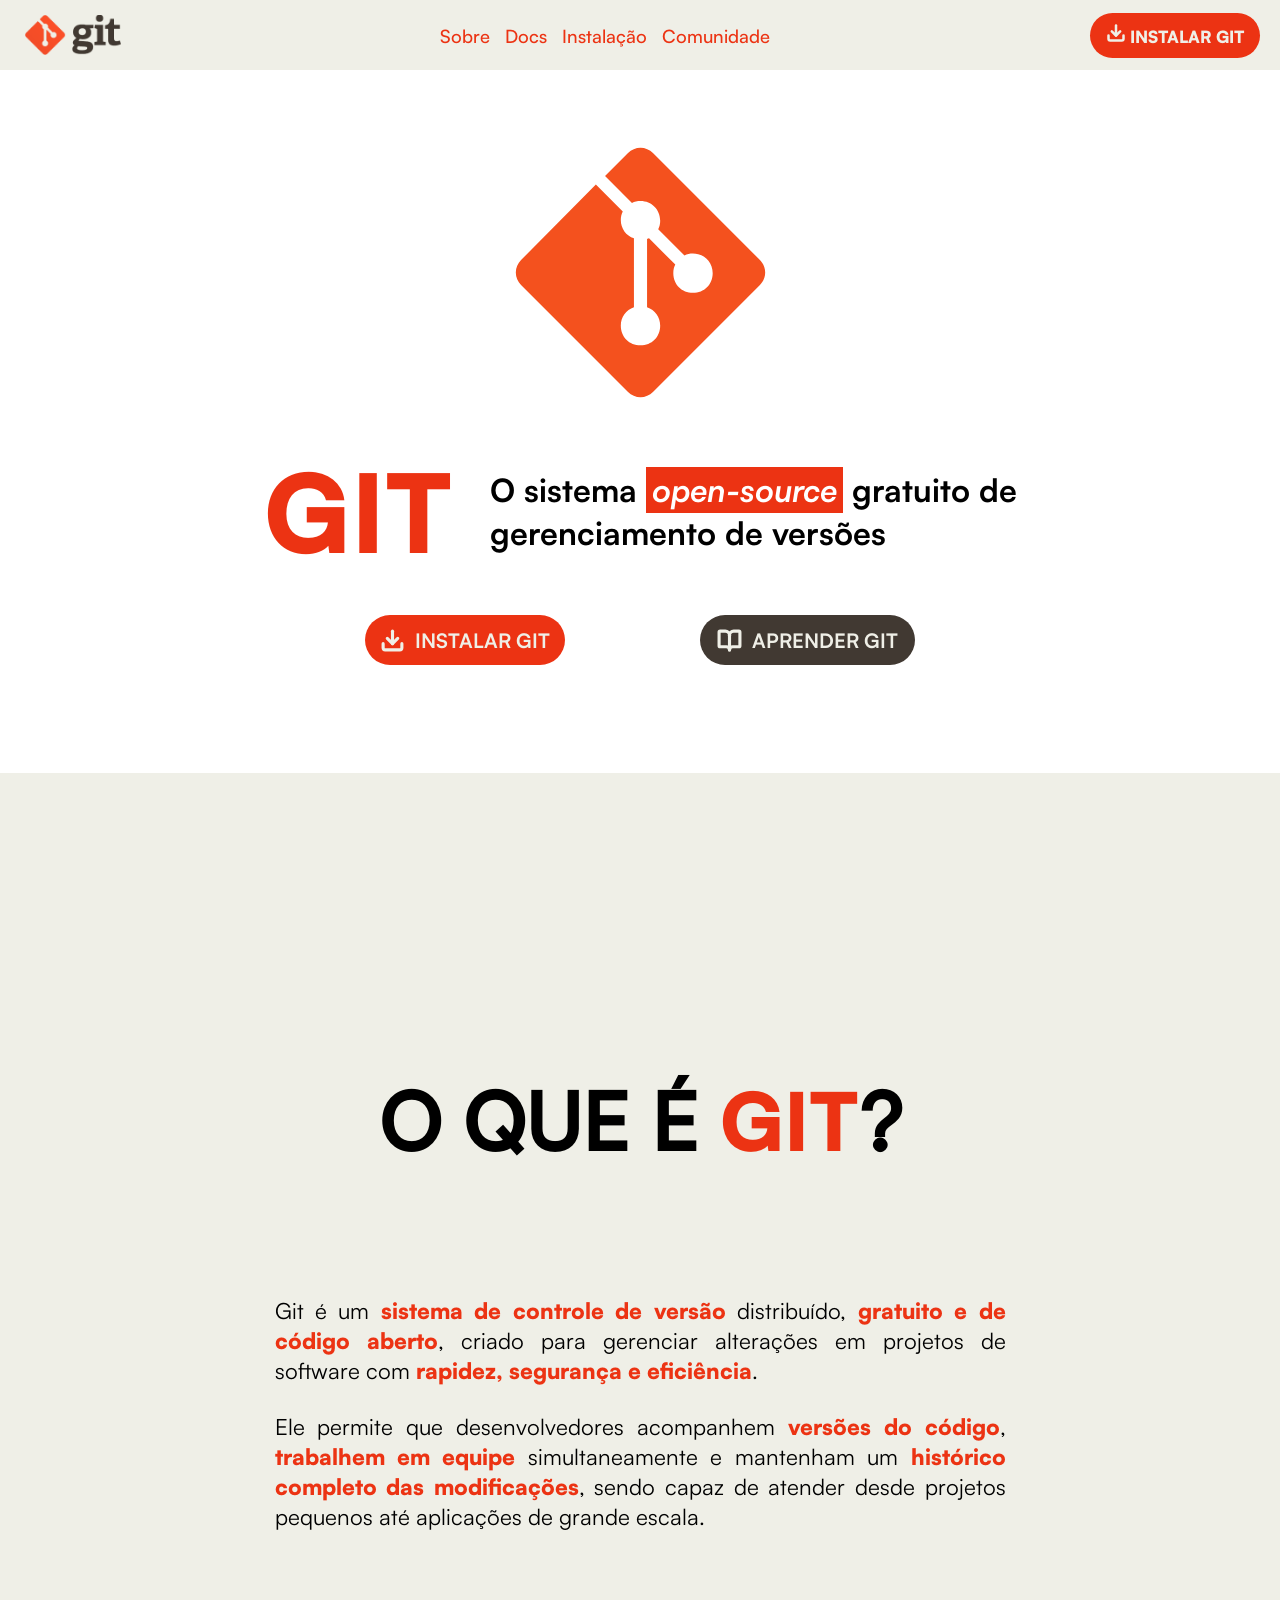
<file: index.html>
<!DOCTYPE html>
<html lang="pt-BR">
<head>
    <meta charset="UTF-8">
    <meta name="viewport" content="width=device-width, initial-scale=1.0">
    <link rel="shortcut icon" href="favicon.ico" type="image/x-icon">
    <link rel="stylesheet" href="./css/style.css">
    <link rel="stylesheet" href="./css/satoshi.css">
    <title>Git | Documentação Aprimorada</title>
</head>
<body>
    <!-- == Menu == -->
    <nav>
        <!-- Ícone -->
        <a href="#">
            <img src="assets/images/git-logogotipo.png" alt="Ícone do Git" id="nav-git-icon">
        </a>
        <!-- Links -->
        <div class="links-pages">
            <a href="pages/about.html" class="nav-links">
                Sobre
            </a>
            <a href="pages/docs.html" class="nav-links">
                Docs
            </a>
            <a href="pages/install.html" class="nav-links">
                Instalação
            </a>
            <a href="pages/community.html" class="nav-links">
                Comunidade
            </a>
        </div>
        <!-- Botão INSTALAR -->
        <a href="pages/install.html" class="link-install">
            <button class="nav-btn-install">
                <img src="assets/icons/download-strong-icon.svg" alt="Ícone de Download" id="btn-download-icon">
                INSTALAR GIT
            </button>
        </a>
    </nav>
    <!-- == Hero == -->
    <header>
        <!-- Ícone do Git -->
        <img src="assets/images/git.svg" alt="Ícone do Git" id="header-git-icon">
        <!-- Seção dos Títulos -->
        <div class="textbox-header">
            <h1>GIT</h1>
            <h2>O sistema <span>open-source</span> gratuito de <br> gerenciamento de versões</h2>
        </div>
        <!-- Grupo de botões -->
        <div class="header-btn-group">
            <!-- Botão INSTALAR -->
            <a href="pages/install.html" class="header-links">
                <button id="header-download-btn">
                    <img src="assets/icons/download-strong-icon.svg" alt="Ícone de Download" class="icons-header">
                    INSTALAR GIT
                </button>
            </a>
            <!-- Botão APRENDER -->
            <a href="pages/docs.html" class="header-links">
                <button id="header-learn-btn">
                    <img src="assets/icons/docs-icon.svg" alt="Ícone de Download" id="header-icon" class="icons-header">
                    APRENDER GIT
                </button>
            </a>
        </div>
    </header>
    <!-- == Seção "O que é o Git?" == -->
    <section id="o-que-e-git">
        <div id="main-content">
            <h2>O QUE É <span class="title-destaque">GIT</span>?</h2>
            <p>Git é um <span class="p-destaque">sistema de controle de versão</span> distribuído, <span class="p-destaque">gratuito e de código aberto</span>, criado para gerenciar alterações em projetos de software com <span class="p-destaque">rapidez, segurança e eficiência</span>.</p>
            <br>
            <p>Ele permite que desenvolvedores acompanhem <span class="p-destaque">versões do código</span>, <span class="p-destaque">trabalhem em equipe</span> simultaneamente e mantenham um <span class="p-destaque">histórico completo das modificações</span>, sendo capaz de atender desde projetos pequenos até aplicações de grande escala.</p></p>
        </div>
    </section>
</body>
</html>
</file>
<file: css/style.css>
/* Paleta de Cores */
:root{
    --primary-color: #ec3313;
    --secondary-color: #FFFFFF;
    --tertiary-color: #413932;
}

/* Reset */
*{
    margin: 0;
    padding: 0;
    box-sizing: border-box;
}

a{
    text-decoration: none;
}

/* Menu */
nav{
    font-family: 'Satoshi-Regular';
    background-color: #EFEFE7;
    padding: 10px;
    display: flex;
    flex-direction: row;
    justify-content: space-between;
    align-items: center;
    gap: 20px;
}

/* Git Logo */
#nav-git-icon{
    height: 40px;
    width: auto;
    margin: 5px 0 0 15px;
}

/* Menu dos Links para as páginas */
.nav-links{
    position: relative;
    text-decoration: none;
    color: var(--primary-color);
    font-family: Satoshi-Medium;
    font-size: 1.15rem;
    padding: 5px;

    transition: all 0.15s ease-in;
}

.nav-links::after{
    content: '';
    position: absolute;
    left: 0;
    bottom: 0;
    width: 0;
    height: 2px;
    background-color: #ec3313;
    transition: width 0.2s ease-out;
}

.nav-links:hover{
    font-size: 1.2rem;
}

.nav-links:hover::after{
    width: 100%;
}

/* Botão para a página da instalação */
.nav-btn-install{
    margin: 0 10px 0 0;
    height: 45px;
    width: 170px;
    border: none;
    border-radius: 40px;
    background-color: #ec3313;
    color: #EFEFE7;
    cursor: pointer;

    text-align: center;
    transition: all 0.5s ease;

    font-family: 'Satoshi-Black';
    font-size: 1.05rem;
}

.nav-btn-install:hover{
    border-radius: 18px;
}


/* == Hero/Header == */
header{
    font-family: 'Satoshi-Regular';

    display: flex;
    flex-direction: column;
    justify-content: center;
    align-items: center;
}

#header-git-icon{
    height: 35vh;
    width: auto;
    margin: 5vh 0 1vh 0;
}

.textbox-header{
    display: flex;
    flex-direction: row;
    justify-content: space-between;
    align-items: center;
    gap: 20px;
    margin-bottom:30px;
}

.textbox-header h1{
    font-family: 'Satoshi-Black';
    font-size: 6.75rem;
    color: #ec3313;
}

.textbox-header h2{
    font-family: 'Satoshi-Bold';
    font-size: 2rem;
    margin: 0 0 0 2vh;
}

.textbox-header h2 span{
    font-family: 'Satoshi-BoldItalic';
    background-color: #ec3313;
    padding: 3px 6px 3px 6px;
    color: #FFFFFF;
}

.header-btn-group{
    display: flex;
    flex-direction: row;
    justify-content: space-between;
    justify-items: center;
    gap: 15vh;
}

#header-download-btn{
    font-family: 'Satoshi-Bold';
    font-size: 1.25rem;

    height: 50px;
    width: 200px;
    border: none;
    border-radius: 30px;
    background-color: #ec3313;
    color: #EFEFE7;

    cursor: pointer;

    display: flex;
    justify-content: center;
    align-items: center;
    gap: 10px;
}

#header-learn-btn{
    font-family: 'Satoshi-Bold';
    font-size: 1.25rem;

    height: 50px;
    width: 215px;
    border: none;
    border-radius: 30px;
    background-color: #413932;
    color: #EFEFE7;

    cursor: pointer;

    display: flex;
    justify-content: center;
    align-items: center;
    gap: 10px;
}

.icons-header{
    height: 25px;
    width: 25px;
}

/* Seção "What is Git" */
#o-que-e-git{
    background-color: #EFEFE7;
    margin-top: 12vh;
    padding: 0.5vh ;
}

#main-content{
    margin: 27vh 30vh 25vh 30vh;

    display: flex;
    flex-direction: column;
    justify-content: center;
    align-items: center;
    gap: 4px;
}

#main-content h2{
    font-family: 'Satoshi-Medium';
    font-size: 5rem;
    margin: 5vh 0 13vh 0;
}

.title-destaque{
    color: #ec3313;
    font-family: 'Satoshi-Black';
}

#main-content p{
    font-family: 'Satoshi-Regular';
    font-size: 1.4rem;
    text-align: justify;
}

.p-destaque{
    font-family: 'Satoshi-Black';
    color: #ec3313;
}
</file>
<file: css/satoshi.css>
@font-face {
  font-family: 'Satoshi-Light';
  src: url('../assets/fonts/Satoshi/Light/') format('woff2'),
       url('../assets/fonts/Satoshi/Light/Satoshi-Light.woff') format('woff'),
       url('../assets/fonts/Satoshi/Light/Satoshi-Light.ttf') format('truetype');
  font-weight: 300;
  font-display: swap;
  font-style: normal;
}

@font-face {
  font-family: 'Satoshi-LightItalic';
  src: url('../assets/fonts/Satoshi/LightItalic/') format('woff2'),
       url('../assets/fonts/Satoshi/LightItalic/Satoshi-LightItalic.woff') format('woff'),
       url('../assets/fonts/Satoshi/LightItalic/Satoshi-LightItalic.ttf') format('truetype');
  font-weight: 300;
  font-display: swap;
  font-style: italic;
}

@font-face {
  font-family: 'Satoshi-Regular';
  src: url('../assets/fonts/Satoshi/Regular/Satoshi-Regular.woff2') format('woff2'),
       url('../assets/fonts/Satoshi/Regular/Satoshi-Regular.woff') format('woff'),
       url('../assets/fonts/Satoshi/Regular/Satoshi-Regular.ttf') format('truetype');
  font-weight: 400;
  font-display: swap;
  font-style: normal;
}

@font-face {
  font-family: 'Satoshi-Italic';
  src: url('../assets/fonts/Satoshi/Italic/Satoshi-Italic.woff2') format('woff2'),
       url('../assets/fonts/Satoshi/Italic/Satoshi-Italic.woff') format('woff'),
       url('../assets/fonts/Satoshi/Italic/Satoshi-Italic.ttf') format('truetype');
  font-weight: 400;
  font-display: swap;
  font-style: italic;
}

@font-face {
  font-family: 'Satoshi-Medium';
  src: url('../assets/fonts/Satoshi/Medium/Satoshi-Medium.woff2') format('woff2'),
       url('../assets/fonts/Satoshi/Medium/Satoshi-Medium.woff') format('woff'),
       url('../assets/fonts/Satoshi/Medium/Satoshi-Medium.ttf') format('truetype');
  font-weight: 500;
  font-display: swap;
  font-style: normal;
}

@font-face {
  font-family: 'Satoshi-MediumItalic';
  src: url('../assets/fonts/Satoshi/MediumItalic/Satoshi-MediumItalic.woff2') format('woff2'),
       url('../assets/fonts/Satoshi/MediumItalic/Satoshi-MediumItalic.woff') format('woff'),
       url('../assets/fonts/Satoshi/MediumItalic/Satoshi-MediumItalic.ttf') format('truetype');
  font-weight: 500;
  font-display: swap;
  font-style: italic;
}

@font-face {
  font-family: 'Satoshi-Bold';
  src: url('../assets/fonts/Satoshi/Bold/Satoshi-Bold.woff2') format('woff2'),
       url('../assets/fonts/Satoshi/Bold/Satoshi-Bold.woff') format('woff'),
       url('../assets/fonts/Satoshi/Bold/Satoshi-Bold.ttf') format('truetype');
  font-weight: 700;
  font-display: swap;
  font-style: normal;
}

@font-face {
  font-family: 'Satoshi-BoldItalic';
  src: url('../assets/fonts/Satoshi/BoldItalic/Satoshi-BoldItalic.woff2') format('woff2'),
       url('../assets/fonts/Satoshi/BoldItalic/Satoshi-BoldItalic.woff') format('woff'),
       url('../assets/fonts/Satoshi/BoldItalic/Satoshi-BoldItalic.ttf') format('truetype');
  font-weight: 700;
  font-display: swap;
  font-style: italic;
}

@font-face {
  font-family: 'Satoshi-Black';
  src: url('../assets/fonts/Satoshi/Black/Satoshi-Black.woff2') format('woff2'),
       url('../assets/fonts/Satoshi/Black/Satoshi-Black.woff') format('woff'),
       url('../assets/fonts/Satoshi/Black/Satoshi-Black.ttf') format('truetype');
  font-weight: 900;
  font-display: swap;
  font-style: normal;
}

@font-face {
  font-family: 'Satoshi-BlackItalic';
  src: url('../assets/fonts/Satoshi/BlackItalic/Satoshi-BlackItalic.woff2') format('woff2'),
       url('../assets/fonts/Satoshi/BlackItalic/Satoshi-BlackItalic.woff') format('woff'),
       url('../assets/fonts/Satoshi/BlackItalic/Satoshi-BlackItalic.ttf') format('truetype');
  font-weight: 900;
  font-display: swap;
  font-style: italic;
}
</file>
